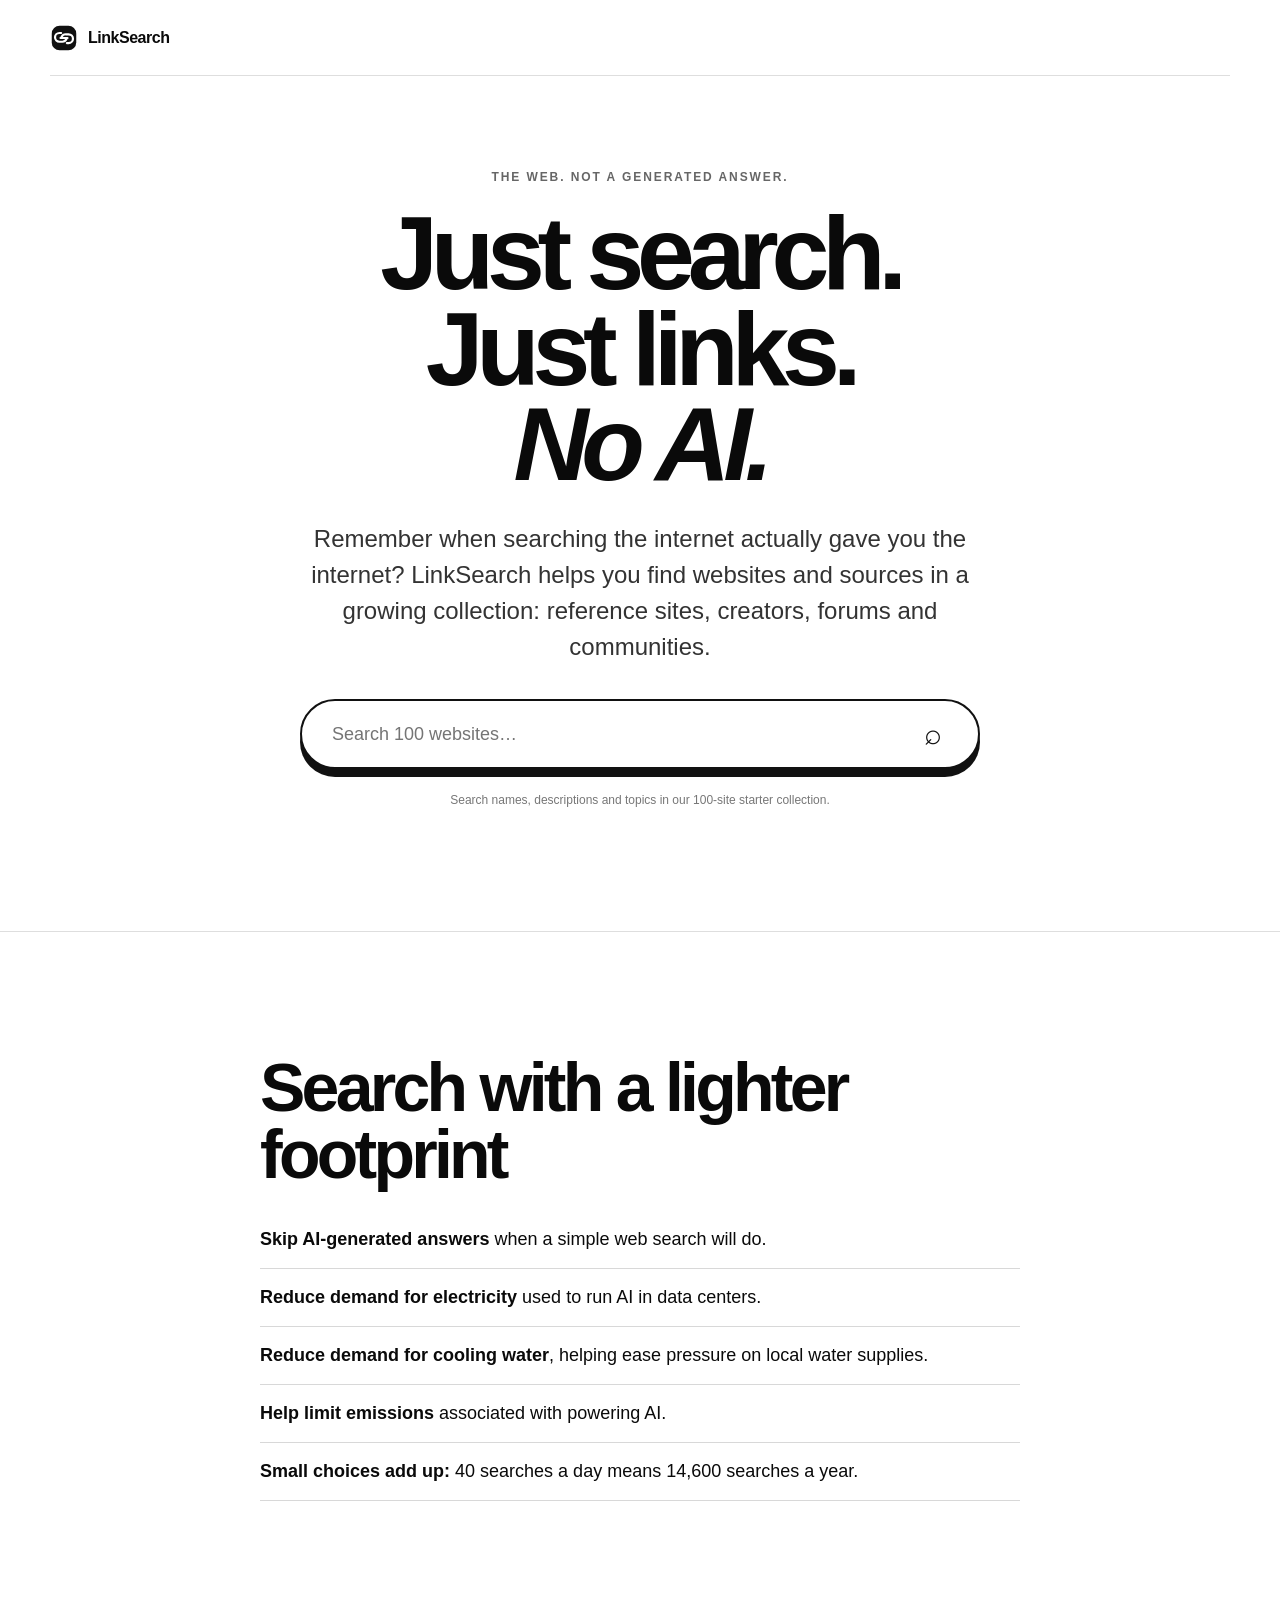
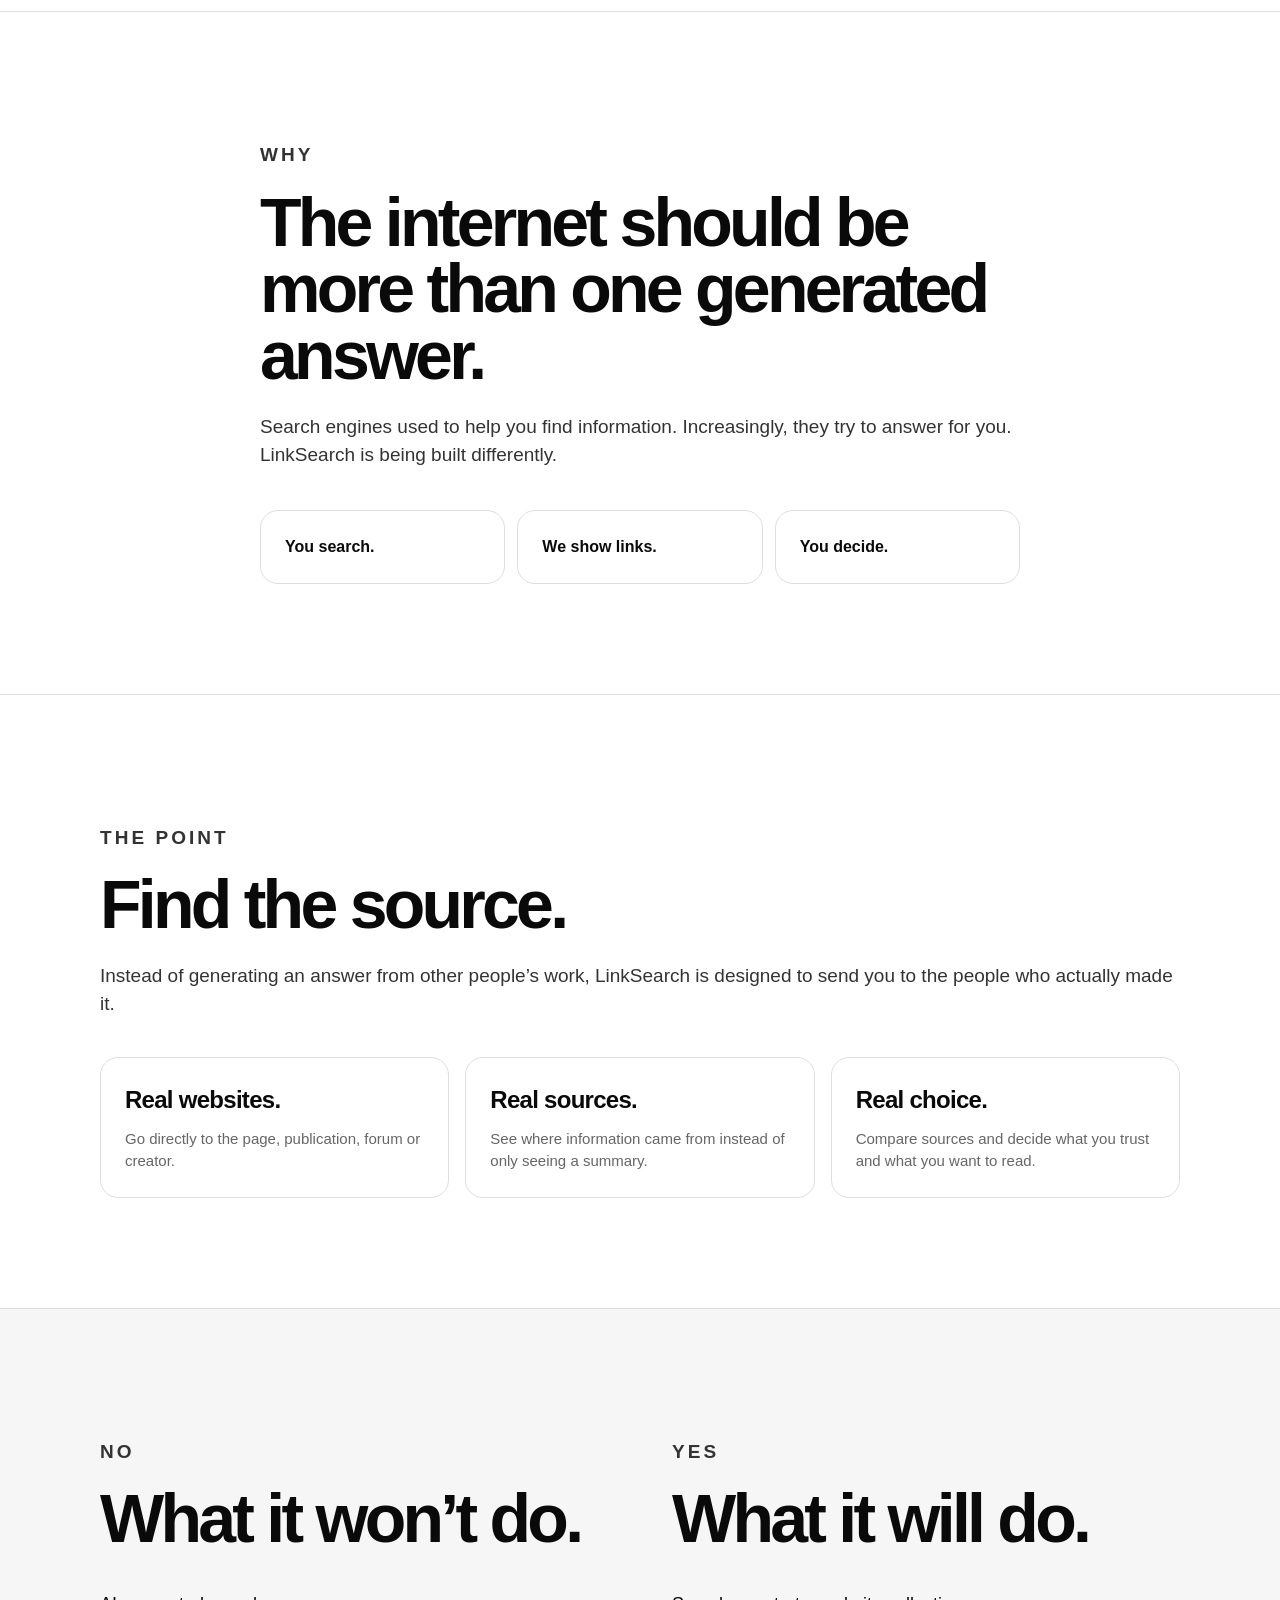
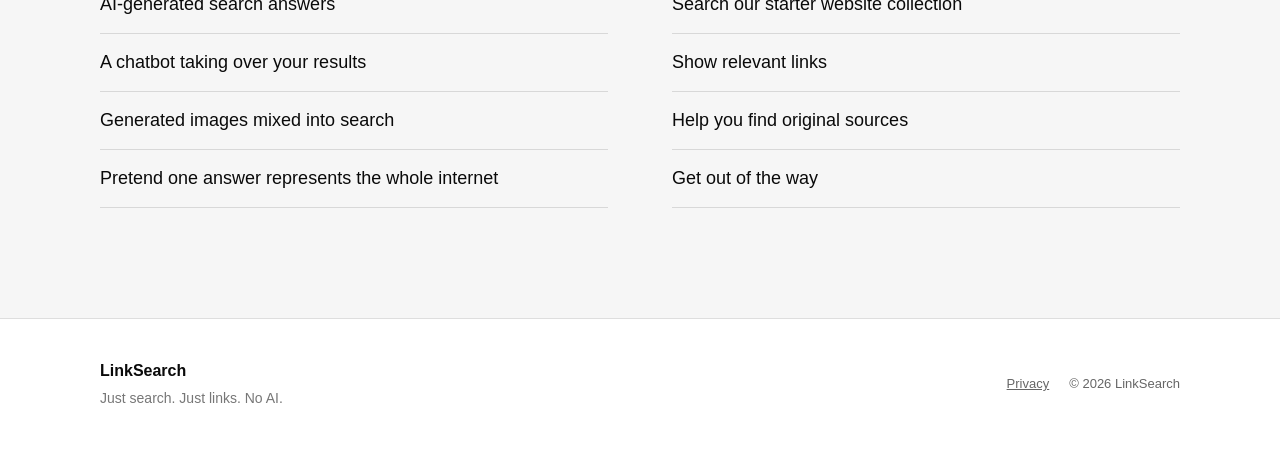
<file: index.html>
<!doctype html>
<html lang="en">
<head>
  <meta charset="utf-8">
  <meta name="viewport" content="width=device-width, initial-scale=1">
  <title>LinkSearch — Just search. Just links. No AI.</title>
  <meta name="description" content="LinkSearch is a search engine built to send you to the source. No AI-generated answers. No chatbot. Just links.">
  <meta property="og:title" content="LinkSearch">
  <meta property="og:description" content="Just search. Just links. No AI.">
  <meta property="og:type" content="website">
  <meta name="theme-color" content="#ffffff">
  <link rel="icon" href="favicon.svg" type="image/svg+xml">
  <link rel="stylesheet" href="styles.css">
</head>
<body>
  <header class="site-header">
    <a class="brand" href="/" aria-label="LinkSearch home">
      <img src="logo.svg" alt="" class="brand-mark">
      <span>LinkSearch</span>
    </a>
  </header>

  <main>
    <section class="hero">
      <div class="hero-inner">
        <p class="eyebrow">THE WEB. NOT A GENERATED ANSWER.</p>
        <h1>Just search.<br>Just links.<br><span>No AI.</span></h1>
        <p class="hero-copy">
          Remember when searching the internet actually gave you the internet?
          LinkSearch helps you find websites and sources in a growing collection:
          reference sites, creators, forums and communities.
        </p>

        <form class="search-demo" id="site-search" role="search">
          <label for="site-query" class="sr-only">Search the starter collection</label>
          <input id="site-query" name="q" type="search" placeholder="Search 100 websites…" maxlength="200" required>
          <button type="submit" aria-label="Search">⌕</button>
        </form>
        <p class="microcopy">Search names, descriptions and topics in our 100-site starter collection.</p>
        <noscript><p>Enable JavaScript to search this collection.</p></noscript>
        <div id="search-output" hidden>
          <p id="search-status" role="status" aria-live="polite"></p>
          <ul id="search-results" aria-label="Website search results"></ul>
          <button id="more-results" class="primary-button" type="button" hidden>Show more</button>
        </div>
      </div>
    </section>

    <section class="section" aria-labelledby="footprint-heading">
      <div class="section-inner narrow">
        <h2 id="footprint-heading">Search with a lighter footprint</h2>
        <ul class="plain-list">
          <li><strong>Skip AI-generated answers</strong> when a simple web search will do.</li>
          <li><strong>Reduce demand for electricity</strong> used to run AI in data centers.</li>
          <li><strong>Reduce demand for cooling water</strong>, helping ease pressure on local water supplies.</li>
          <li><strong>Help limit emissions</strong> associated with powering AI.</li>
          <li><strong>Small choices add up:</strong> 40 searches a day means 14,600 searches a year.</li>
        </ul>
      </div>
    </section>

    <section class="statement section">
      <div class="section-inner narrow">
        <p class="section-kicker">WHY</p>
        <h2>The internet should be more than one generated answer.</h2>
        <p>
          Search engines used to help you find information. Increasingly, they try to
          answer for you. LinkSearch is being built differently.
        </p>
        <div class="three-beats">
          <div><strong>You search.</strong></div>
          <div><strong>We show links.</strong></div>
          <div><strong>You decide.</strong></div>
        </div>
      </div>
    </section>

    <section class="source section">
      <div class="section-inner">
        <p class="section-kicker">THE POINT</p>
        <h2>Find the source.</h2>
        <p class="lead">
          Instead of generating an answer from other people’s work, LinkSearch
          is designed to send you to the people who actually made it.
        </p>
        <div class="cards">
          <article class="card">
            <h3>Real websites.</h3>
            <p>Go directly to the page, publication, forum or creator.</p>
          </article>
          <article class="card">
            <h3>Real sources.</h3>
            <p>See where information came from instead of only seeing a summary.</p>
          </article>
          <article class="card">
            <h3>Real choice.</h3>
            <p>Compare sources and decide what you trust and what you want to read.</p>
          </article>
        </div>
      </div>
    </section>

    <section class="split section">
      <div class="section-inner split-grid">
        <div>
          <p class="section-kicker">NO</p>
          <h2>What it won’t do.</h2>
          <ul class="plain-list">
            <li>AI-generated search answers</li>
            <li>A chatbot taking over your results</li>
            <li>Generated images mixed into search</li>
            <li>Pretend one answer represents the whole internet</li>
          </ul>
        </div>
        <div>
          <p class="section-kicker">YES</p>
          <h2>What it will do.</h2>
          <ul class="plain-list">
            <li>Search our starter website collection</li>
            <li>Show relevant links</li>
            <li>Help you find original sources</li>
            <li>Get out of the way</li>
          </ul>
        </div>
      </div>
    </section>
  </main>

  <footer>
    <div class="footer-inner">
      <div>
        <strong>LinkSearch</strong>
        <p>Just search. Just links. No AI.</p>
      </div>
      <div class="footer-links">
        <a href="/privacy.html">Privacy</a>
        <span>© 2026 LinkSearch</span>
      </div>
    </div>
  </footer>

  <script src="sites.js" defer></script>
  <script src="search.js" defer></script>
</body>
</html>
</file>
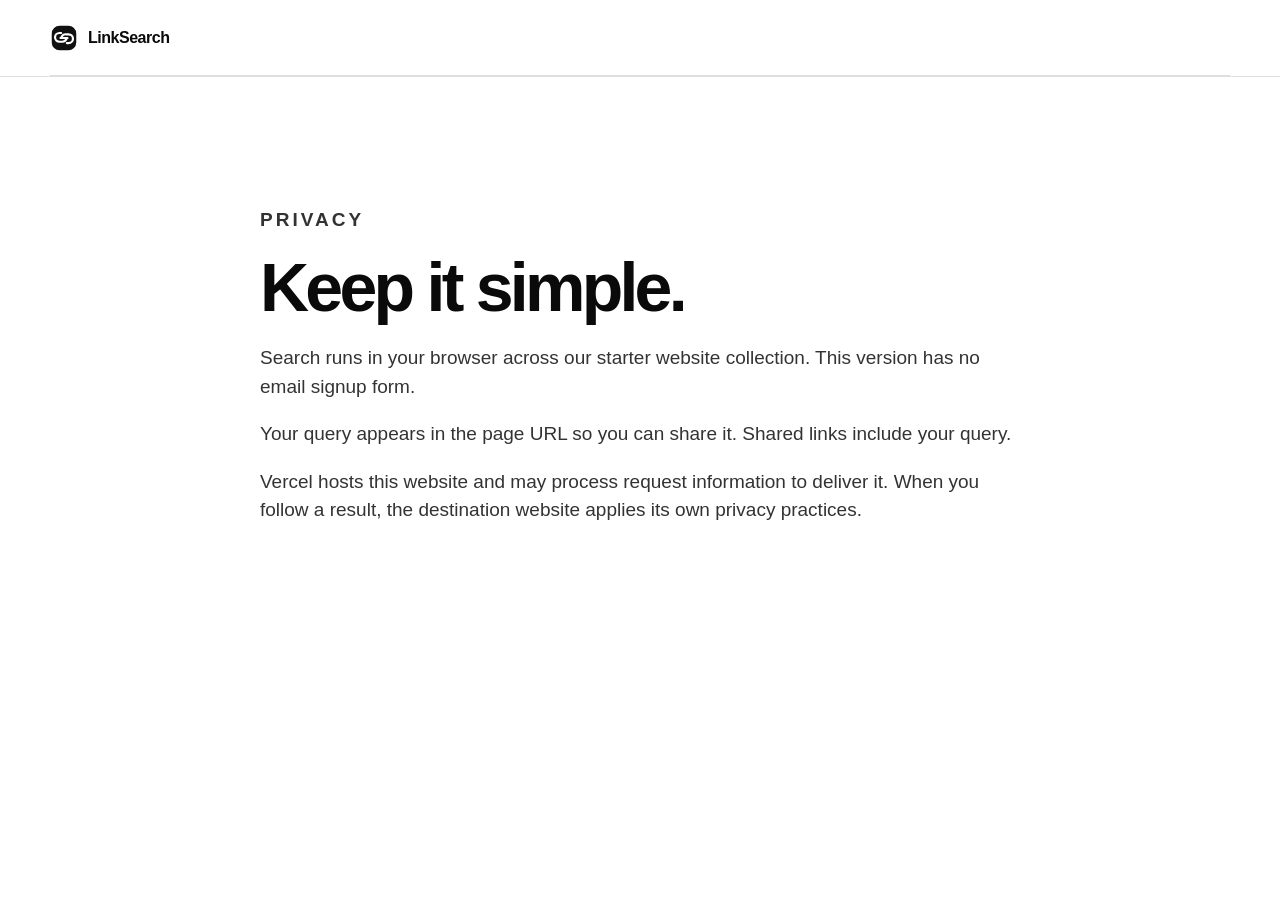
<file: privacy.html>
<!doctype html>
<html lang="en">
<head>
<meta charset="utf-8"><meta name="viewport" content="width=device-width,initial-scale=1">
<title>Privacy — LinkSearch</title><link rel="stylesheet" href="styles.css"><link rel="icon" href="favicon.svg">
</head>
<body>
<header class="site-header"><a class="brand" href="/"><img src="logo.svg" class="brand-mark" alt=""><span>LinkSearch</span></a></header>
<main class="section">
<div class="section-inner narrow">
<p class="section-kicker">PRIVACY</p>
<h2>Keep it simple.</h2>
<p>Search runs in your browser across our starter website collection. This version has no email signup form.</p><p>Your query appears in the page URL so you can share it. Shared links include your query.</p><p>Vercel hosts this website and may process request information to deliver it. When you follow a result, the destination website applies its own privacy practices.</p>
</div>
</main>
</body>
</html>
</file>
<file: styles.css>
*{box-sizing:border-box}
:root{
  --bg:#fff;
  --text:#0a0a0a;
  --muted:#666;
  --line:#dedede;
  --soft:#f6f6f6;
  --accent:#111;
}
html{scroll-behavior:smooth}
body{
  margin:0;
  font-family:Inter,ui-sans-serif,-apple-system,BlinkMacSystemFont,"Segoe UI",sans-serif;
  background:var(--bg);
  color:var(--text);
  line-height:1.5;
}
a{color:inherit}
.site-header{
  width:min(1180px,calc(100% - 32px));
  margin:auto;
  height:76px;
  display:flex;
  align-items:center;
  justify-content:space-between;
  border-bottom:1px solid var(--line);
}
.brand{
  text-decoration:none;
  display:flex;
  align-items:center;
  gap:10px;
  font-weight:800;
  letter-spacing:-.03em;
}
.brand-mark{width:28px;height:28px}
.small-link{
  text-decoration:none;
  font-weight:700;
  font-size:14px;
}
.hero{
  min-height:720px;
  display:grid;
  place-items:center;
  padding:80px 20px 110px;
}
.hero-inner{width:min(820px,100%);text-align:center}
.eyebrow,.section-kicker{
  font-size:12px;
  font-weight:900;
  letter-spacing:.16em;
  color:var(--muted);
}
h1{
  font-size:clamp(54px,9vw,104px);
  line-height:.92;
  letter-spacing:-.07em;
  margin:20px 0 28px;
}
h1 span{font-style:italic}
.hero-copy{
  max-width:690px;
  margin:0 auto 34px;
  font-size:clamp(18px,2.5vw,24px);
  color:#333;
}
.search-demo{
  max-width:680px;
  margin:30px auto 22px;
  height:70px;
  border:2px solid #111;
  border-radius:999px;
  display:flex;
  align-items:center;
  justify-content:space-between;
  padding:0 24px 0 28px;
  box-shadow:0 8px 0 #111;
  background:white;
  text-align:left;
}
.search-placeholder{color:#777;font-size:18px}
.search-icon{font-size:30px;line-height:1}
.primary-button,.signup-form button{
  display:inline-flex;
  border:0;
  background:#111;
  color:white;
  text-decoration:none;
  font-weight:800;
  padding:16px 24px;
  border-radius:999px;
  cursor:pointer;
  font-size:16px;
}
.microcopy{font-size:12px;color:#777;margin-top:12px}
.section{padding:110px 20px;border-top:1px solid var(--line)}
.section-inner{width:min(1080px,100%);margin:auto}
.narrow{width:min(760px,100%)}
h2{
  font-size:clamp(38px,6vw,68px);
  line-height:.98;
  letter-spacing:-.055em;
  margin:12px 0 24px;
}
.lead,.section p{font-size:19px;color:#333}
.three-beats{
  display:grid;
  grid-template-columns:repeat(3,1fr);
  gap:12px;
  margin-top:40px;
}
.three-beats div,.card{
  border:1px solid var(--line);
  border-radius:18px;
  padding:24px;
  background:white;
}
.cards{display:grid;grid-template-columns:repeat(3,1fr);gap:16px;margin-top:38px}
.card h3{font-size:24px;margin:0 0 10px;letter-spacing:-.03em}
.card p{font-size:15px;margin:0;color:#666}
.split{background:var(--soft)}
.split-grid{display:grid;grid-template-columns:1fr 1fr;gap:64px}
.plain-list{padding:0;margin:24px 0 0;list-style:none}
.plain-list li{
  padding:15px 0;
  border-bottom:1px solid #d8d8d8;
  font-size:18px;
}
.signup{text-align:center}
.signup-form{
  margin:36px auto 0;
  text-align:left;
  max-width:620px;
  display:grid;
  gap:18px;
}
.signup-form label span{
  display:block;
  font-size:13px;
  font-weight:800;
  margin-bottom:7px;
}
.signup-form em{font-weight:500;color:#777}
.signup-form input,.signup-form textarea{
  width:100%;
  border:1px solid #bbb;
  border-radius:12px;
  padding:14px 15px;
  font:inherit;
  background:#fff;
}
.signup-form input:focus,.signup-form textarea:focus{
  outline:2px solid #111;
  outline-offset:2px;
}
.signup-form button{justify-content:center;width:100%}
footer{padding:40px 20px;border-top:1px solid var(--line)}
.footer-inner{
  width:min(1080px,100%);
  margin:auto;
  display:flex;
  justify-content:space-between;
  gap:20px;
}
.footer-inner p{margin:5px 0 0;color:#777;font-size:14px}
.footer-links{display:flex;gap:20px;align-items:center;color:#666;font-size:13px}
@media (max-width:760px){
  .site-header{height:66px}
  .hero{min-height:auto;padding:76px 20px 88px}
  .search-demo{height:60px;box-shadow:0 6px 0 #111}
  .three-beats,.cards,.split-grid{grid-template-columns:1fr}
  .split-grid{gap:54px}
  .section{padding:78px 20px}
  .footer-inner{flex-direction:column}
  .footer-links{align-items:flex-start;flex-direction:column;gap:8px}
}
/* Starter collection search */
.sr-only{position:absolute;width:1px;height:1px;padding:0;margin:-1px;overflow:hidden;clip:rect(0,0,0,0);white-space:nowrap;border:0}
.search-demo input{flex:1;min-width:0;border:0;background:transparent;font:inherit;font-size:18px;outline:none}
.search-demo:focus-within{outline:2px solid #111;outline-offset:5px}
.search-demo button{border:0;background:transparent;color:#111;font-size:30px;cursor:pointer;padding:8px 12px}
#search-output{text-align:left;max-width:680px;margin:30px auto}
#search-status{font-size:14px;color:#666}
#search-results{list-style:none;padding:0;margin:20px 0}
#search-results li{padding:18px 0;border-bottom:1px solid var(--line)}
#search-results a{font-size:21px;font-weight:700;text-decoration:none}
#search-results a:hover{text-decoration:underline}
#search-results small{display:block;color:#666;overflow-wrap:anywhere;margin:4px 0}
#search-results p{font-size:15px;margin:6px 0}
#more-results{font-size:14px;padding:12px 18px}
button:focus-visible,a:focus-visible{outline:2px solid #111;outline-offset:4px}
@media(max-width:480px){.search-demo{padding:0 12px 0 18px}.search-demo input{font-size:16px}}

[hidden]{display:none!important}
</file>
